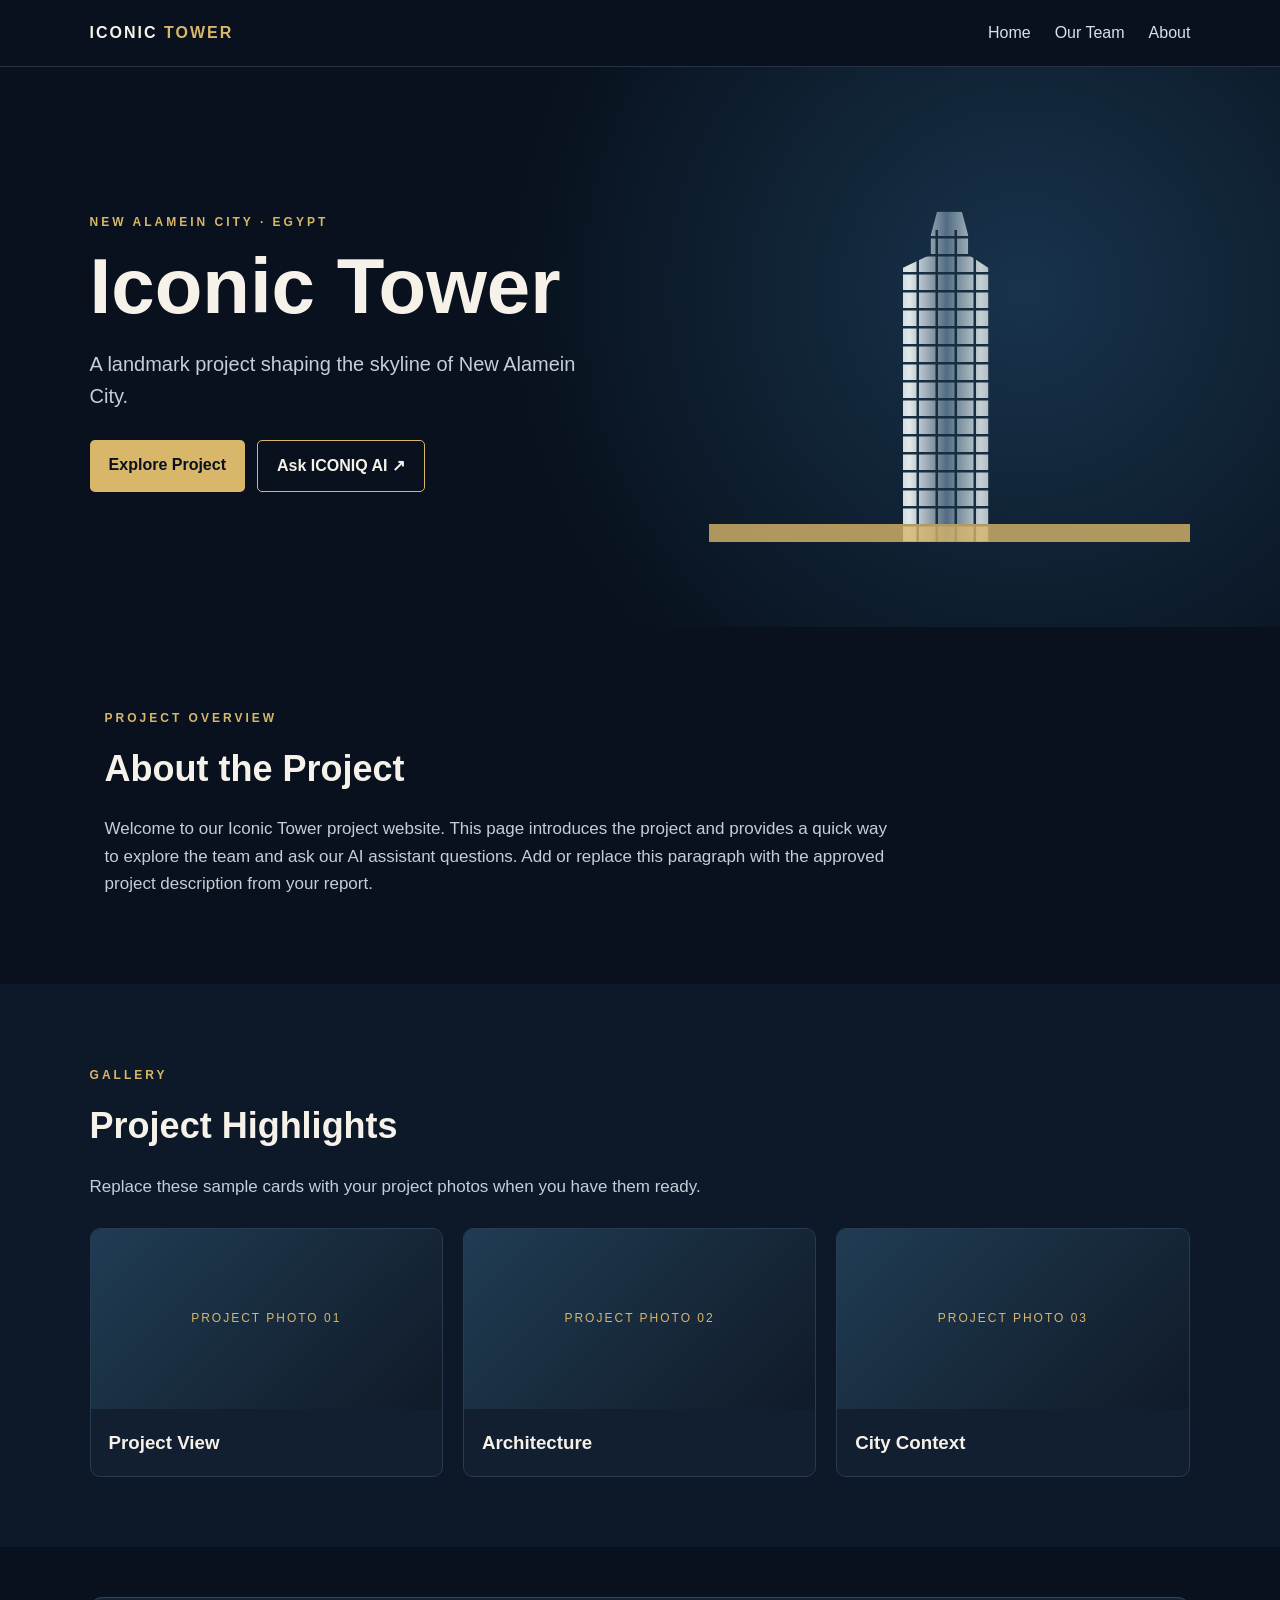
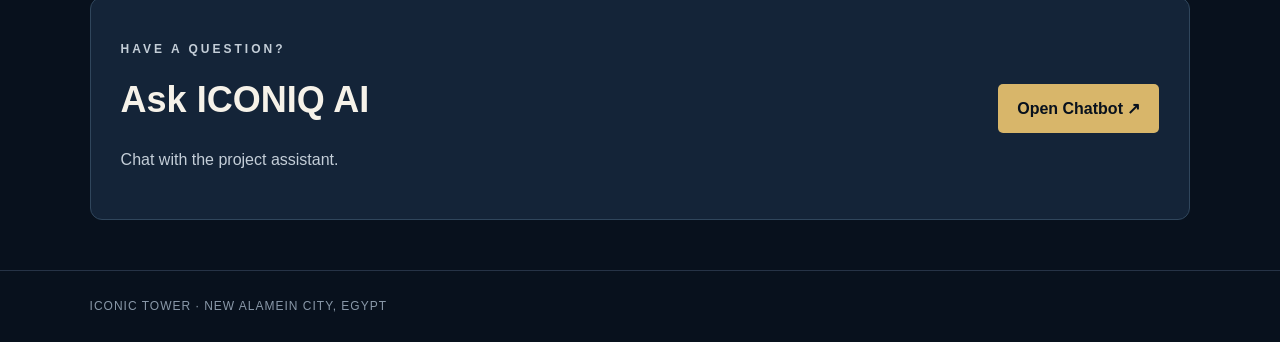
<file: index.html>
<!doctype html>
<html lang="en">
<head>
<meta charset="utf-8">
<meta name="viewport" content="width=device-width, initial-scale=1">
<title>Iconic Tower | New Alamein</title>
<link rel="stylesheet" href="style.css">
</head>
<body>
<header class="nav">
  <a class="brand" href="index.html">ICONIC <span>TOWER</span></a>
  <nav><a href="index.html">Home</a><a href="team.html">Our Team</a><a href="#about">About</a></nav>
</header>
<main>
  <section class="hero">
    <div class="hero-copy">
      <p class="eyebrow">NEW ALAMEIN CITY · EGYPT</p>
      <h1>Iconic Tower</h1>
      <p class="lead">A landmark project shaping the skyline of New Alamein City.</p>
      <div class="actions"><a class="button" href="#about">Explore Project</a><a class="button secondary" href="https://udify.app/agent/V1MnFnHITG4PKp0x" target="_blank" rel="noopener">Ask ICONIQ AI ↗</a></div>
    </div>
    <div class="hero-art" role="img" aria-label="Illustration of a modern tower">
      <div class="tower"><i></i><i></i><i></i><i></i><i></i><i></i><i></i><i></i><i></i></div>
      <div class="ground"></div>
    </div>
  </section>
  <section id="about" class="section">
    <p class="eyebrow">PROJECT OVERVIEW</p><h2>About the Project</h2>
    <p class="body-copy">Welcome to our Iconic Tower project website. This page introduces the project and provides a quick way to explore the team and ask our AI assistant questions. Add or replace this paragraph with the approved project description from your report.</p>
  </section>
  <section class="section gallery">
    <p class="eyebrow">GALLERY</p><h2>Project Highlights</h2>
    <p class="body-copy">Replace these sample cards with your project photos when you have them ready.</p>
    <div class="cards"><div class="card"><div class="placeholder">PROJECT PHOTO 01</div><h3>Project View</h3></div><div class="card"><div class="placeholder">PROJECT PHOTO 02</div><h3>Architecture</h3></div><div class="card"><div class="placeholder">PROJECT PHOTO 03</div><h3>City Context</h3></div></div>
  </section>
  <section class="cta"><div><p class="eyebrow">HAVE A QUESTION?</p><h2>Ask ICONIQ AI</h2><p>Chat with the project assistant.</p></div><a class="button" href="https://udify.app/agent/V1MnFnHITG4PKp0x" target="_blank" rel="noopener">Open Chatbot ↗</a></section>
</main>
<footer>ICONIC TOWER · NEW ALAMEIN CITY, EGYPT</footer>
</body></html>
</file>
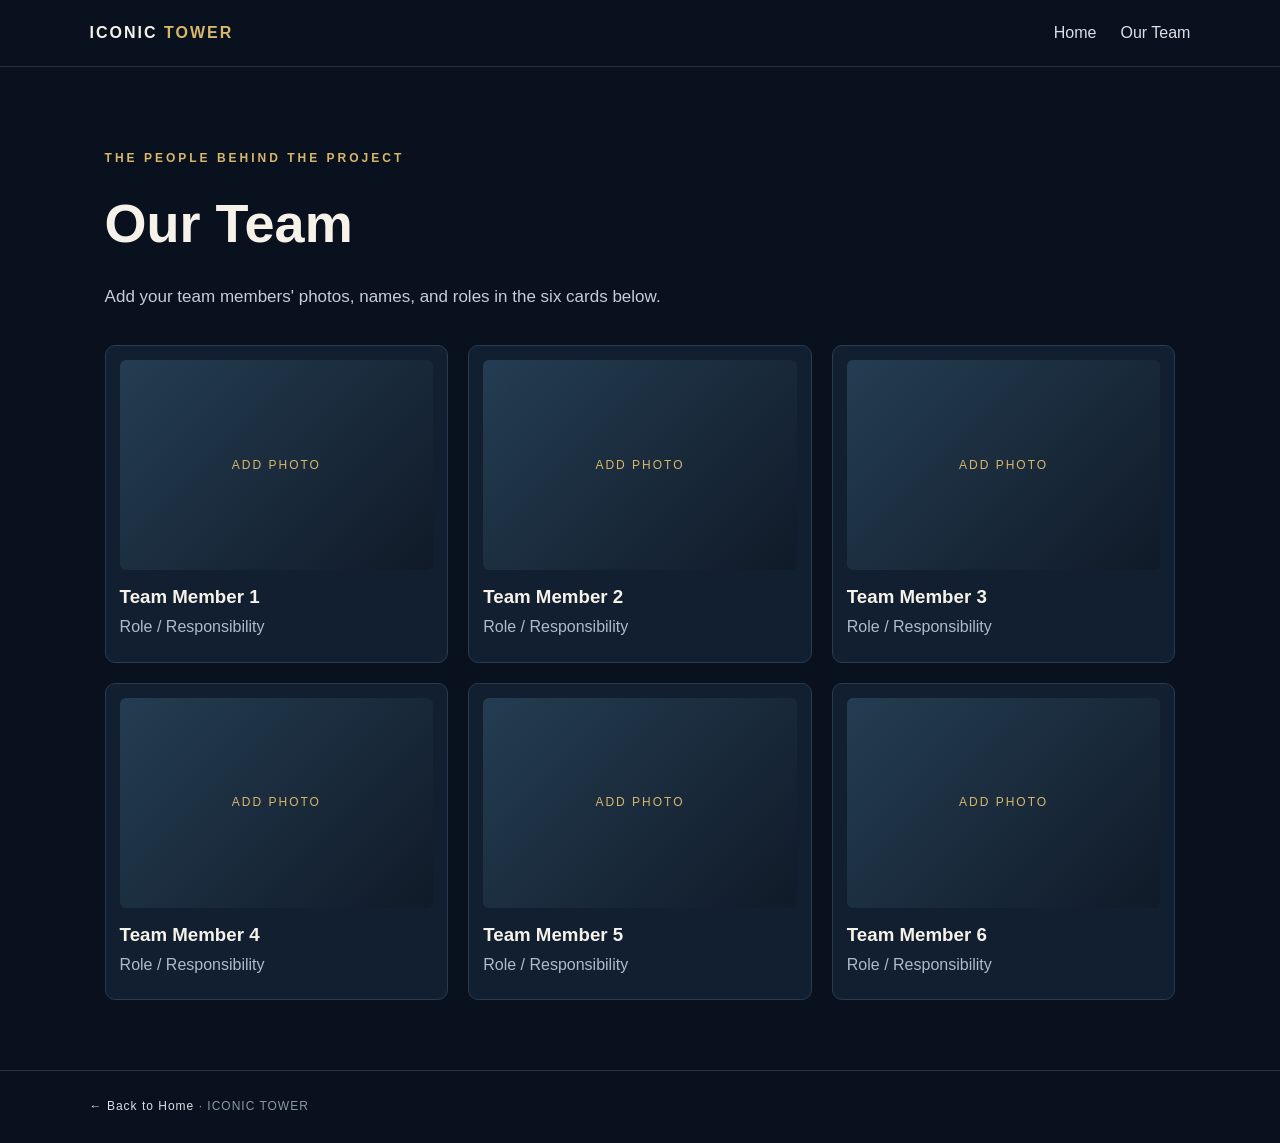
<file: team.html>
<!doctype html>
<html lang="en">
<head><meta charset="utf-8"><meta name="viewport" content="width=device-width, initial-scale=1"><title>Our Team | Iconic Tower</title><link rel="stylesheet" href="style.css"></head>
<body>
<header class="nav"><a class="brand" href="index.html">ICONIC <span>TOWER</span></a><nav><a href="index.html">Home</a><a href="team.html">Our Team</a></nav></header>
<main><section class="section team-intro"><p class="eyebrow">THE PEOPLE BEHIND THE PROJECT</p><h1>Our Team</h1><p class="body-copy">Add your team members' photos, names, and roles in the six cards below.</p>
<div class="team-grid">
<div class="team-card"><div class="photo">ADD PHOTO</div><h3>Team Member 1</h3><p>Role / Responsibility</p></div>
<div class="team-card"><div class="photo">ADD PHOTO</div><h3>Team Member 2</h3><p>Role / Responsibility</p></div>
<div class="team-card"><div class="photo">ADD PHOTO</div><h3>Team Member 3</h3><p>Role / Responsibility</p></div>
<div class="team-card"><div class="photo">ADD PHOTO</div><h3>Team Member 4</h3><p>Role / Responsibility</p></div>
<div class="team-card"><div class="photo">ADD PHOTO</div><h3>Team Member 5</h3><p>Role / Responsibility</p></div>
<div class="team-card"><div class="photo">ADD PHOTO</div><h3>Team Member 6</h3><p>Role / Responsibility</p></div>
</div></section></main><footer><a href="index.html">← Back to Home</a> · ICONIC TOWER</footer>
</body></html>
</file>
<file: style.css>
*{box-sizing:border-box}html{scroll-behavior:smooth}body{margin:0;background:#08111d;color:#f6f2e9;font-family:Arial,Helvetica,sans-serif;line-height:1.6}.nav{display:flex;justify-content:space-between;align-items:center;padding:20px 7%;border-bottom:1px solid #263346;background:#08111d;position:sticky;top:0;z-index:5}.brand{font-weight:800;letter-spacing:2px;color:#f6f2e9;text-decoration:none}.brand span{color:#d8b66a}.nav nav{display:flex;gap:24px}.nav nav a,footer a{color:#d9e0e8;text-decoration:none}.nav nav a:hover,footer a:hover{color:#d8b66a}.hero{min-height:560px;padding:70px 7%;display:grid;grid-template-columns:1.1fr .9fr;align-items:center;gap:30px;background:radial-gradient(circle at 80% 40%,#18334c 0,#08111d 48%)}.eyebrow{color:#d8b66a;letter-spacing:3px;font-size:12px;font-weight:700}.hero h1{font-size:clamp(42px,7vw,78px);line-height:1.05;margin:14px 0}.lead{font-size:20px;color:#c4ced8;max-width:520px}.actions{display:flex;gap:12px;flex-wrap:wrap;margin-top:28px}.button{display:inline-block;background:#d8b66a;color:#08111d;padding:12px 19px;border-radius:5px;text-decoration:none;font-weight:700}.button:hover{filter:brightness(1.08)}.button.secondary{border:1px solid #d8b66a;background:transparent;color:#f6f2e9}.hero-art{height:390px;position:relative;display:flex;align-items:flex-end;justify-content:center;overflow:hidden}.tower{width:155px;height:330px;background:linear-gradient(90deg,#8a9cac,#e2e8e9 24%,#536c82 48%,#c5d0d4 70%,#53687b);clip-path:polygon(42% 0,58% 0,62% 7%,62% 13%,75% 17%,75% 100%,20% 100%,20% 17%,38% 13%,38% 7%);position:relative;filter:drop-shadow(0 0 25px #8aa9c855)}.tower:before{content:"";position:absolute;inset:18px 28px 0;background:repeating-linear-gradient(0deg,transparent 0 15px,#172d40 16px 18px),repeating-linear-gradient(90deg,transparent 0 16px,#172d40 17px 19px)}.tower i{display:none}.ground{position:absolute;bottom:0;width:100%;height:18px;background:#d8b66a;opacity:.8}.section{padding:70px 7%;max-width:1250px;margin:auto}.section h2,.cta h2{font-size:36px;margin:5px 0 18px}.body-copy{max-width:800px;color:#c4ced8;font-size:17px}.gallery{background:#0d1928;max-width:none}.gallery>*{max-width:1100px}.cards{display:grid;grid-template-columns:repeat(3,1fr);gap:20px;margin-top:28px}.card,.team-card{background:#111f30;border:1px solid #293b50;border-radius:10px;overflow:hidden}.card h3{padding:0 18px}.placeholder{height:180px;display:flex;align-items:center;justify-content:center;color:#d8b66a;background:linear-gradient(135deg,#203c53,#101a28);letter-spacing:2px;font-size:12px}.cta{margin:50px 7%;padding:30px;background:#142438;border:1px solid #30465c;border-radius:12px;display:flex;justify-content:space-between;align-items:center;gap:20px}.cta p{color:#c4ced8}footer{padding:26px 7%;border-top:1px solid #263346;color:#8998a8;font-size:12px;letter-spacing:1px}.team-intro{min-height:75vh}.team-intro h1{font-size:54px;margin:0}.team-grid{display:grid;grid-template-columns:repeat(3,1fr);gap:20px;margin-top:35px}.team-card{padding:14px}.photo{height:210px;border-radius:6px;background:linear-gradient(135deg,#243d52,#101a28);display:flex;align-items:center;justify-content:center;color:#d8b66a;letter-spacing:2px;font-size:12px}.team-card h3{margin:12px 0 0}.team-card p{color:#aebbc8;margin:2px 0 8px}@media(max-width:700px){.nav{padding:16px 5%}.nav nav{gap:13px;font-size:14px}.hero{grid-template-columns:1fr;padding:55px 6%;min-height:unset}.hero-art{height:300px}.tower{height:260px}.section{padding:50px 6%}.cards,.team-grid{grid-template-columns:1fr}.cta{margin:30px 6%;align-items:flex-start;flex-direction:column}.team-intro h1{font-size:42px}}
</file>
